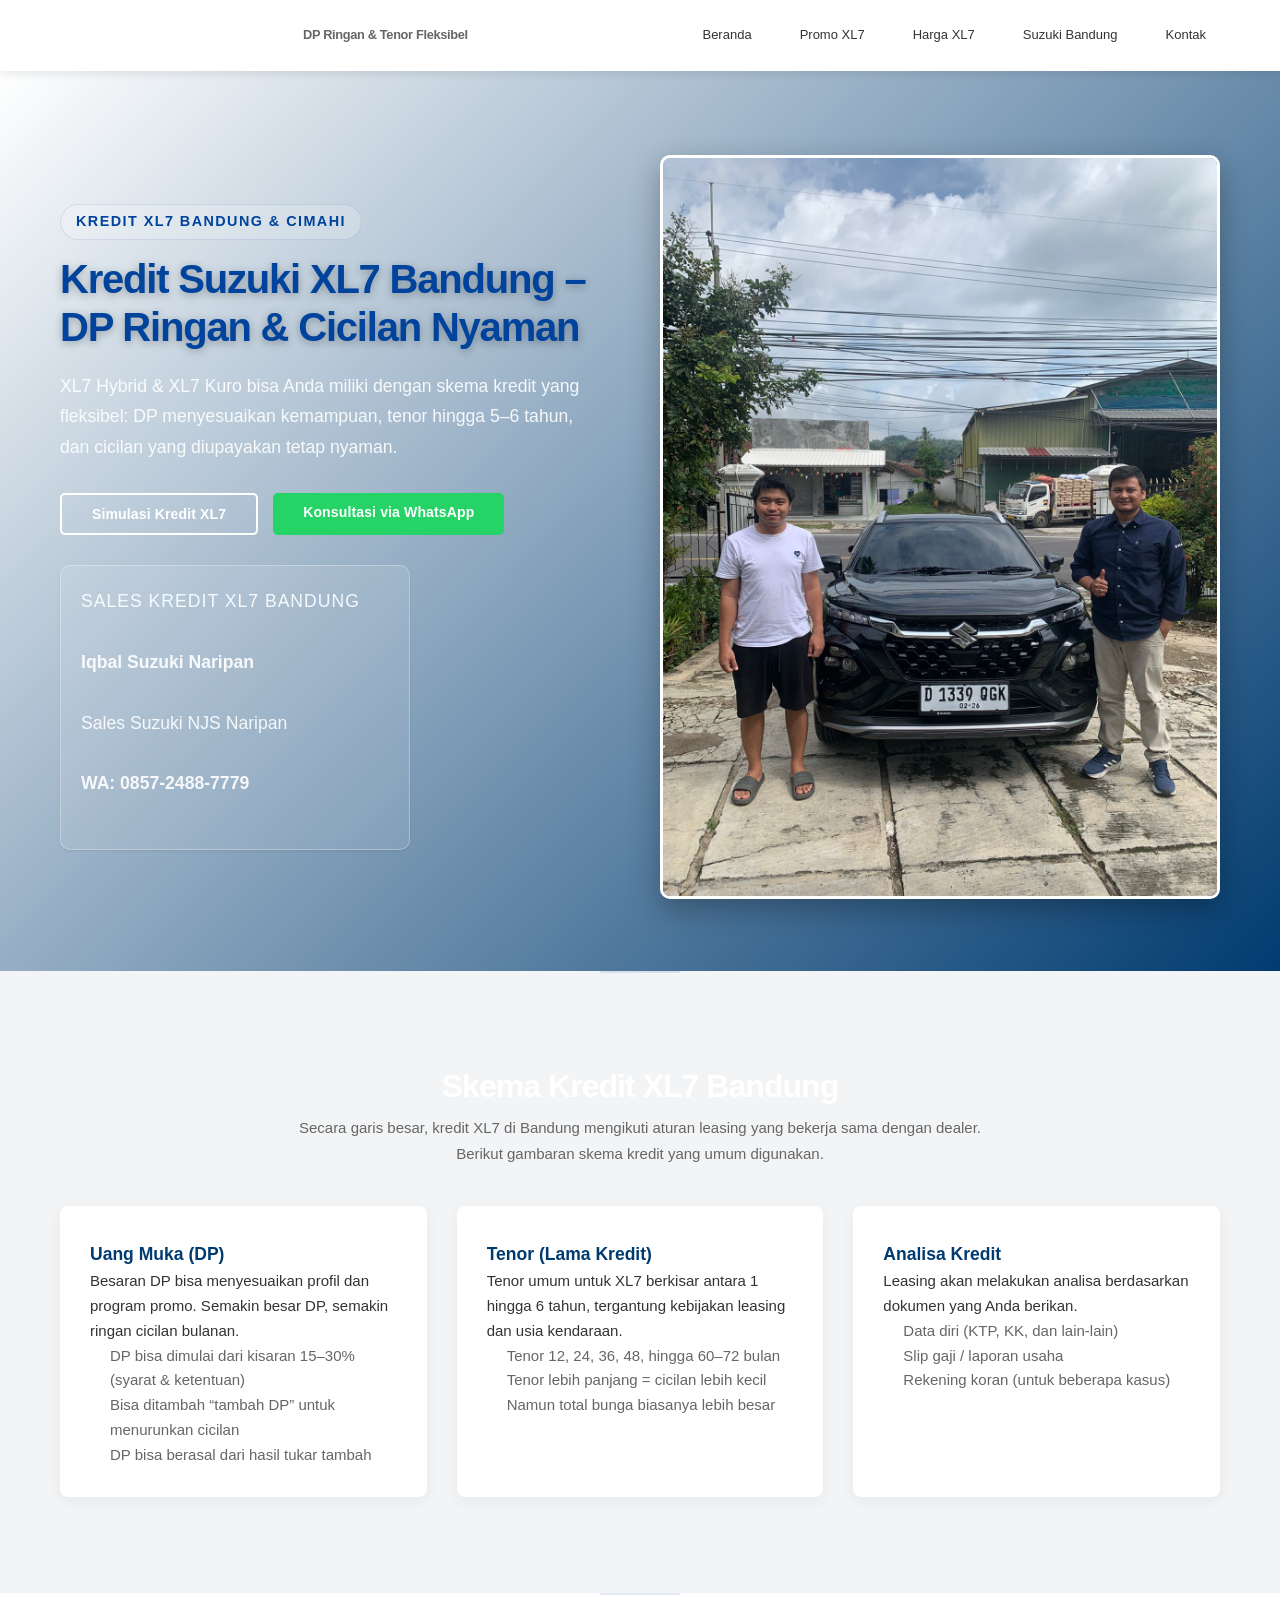
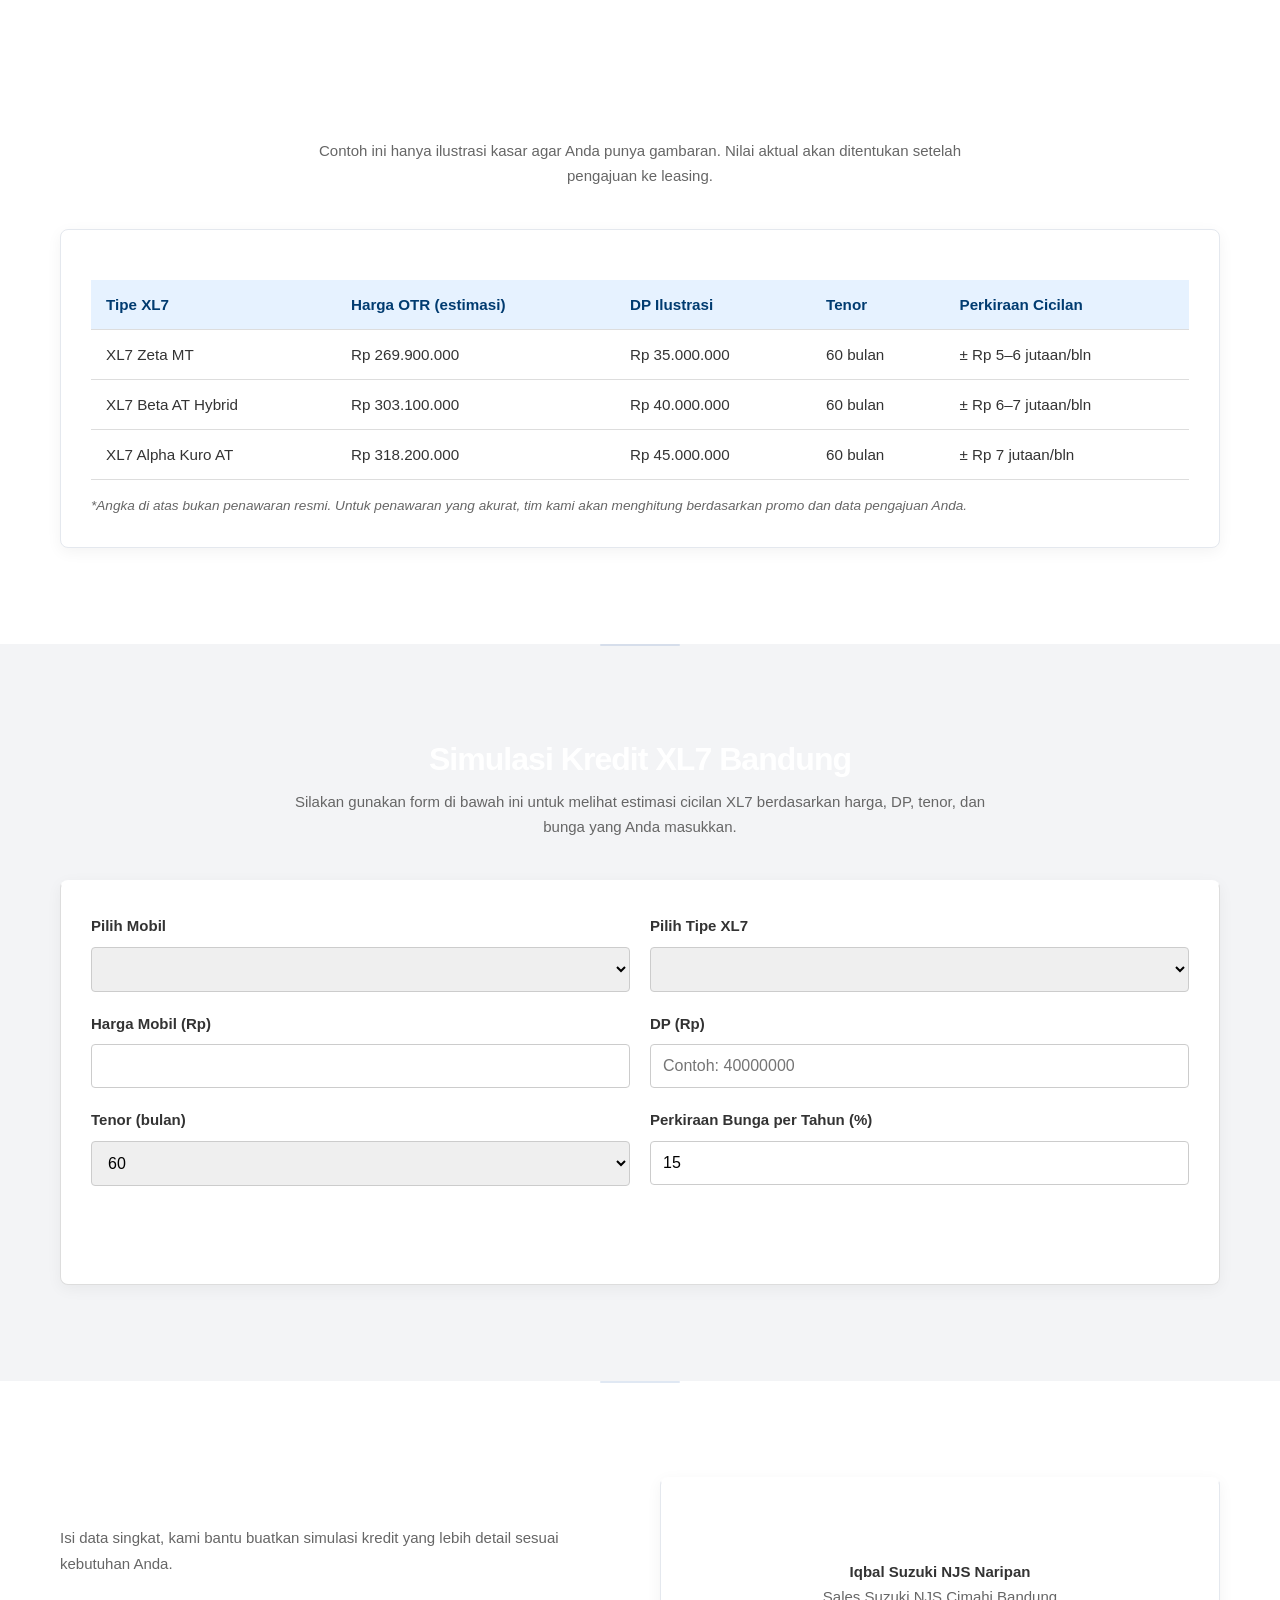
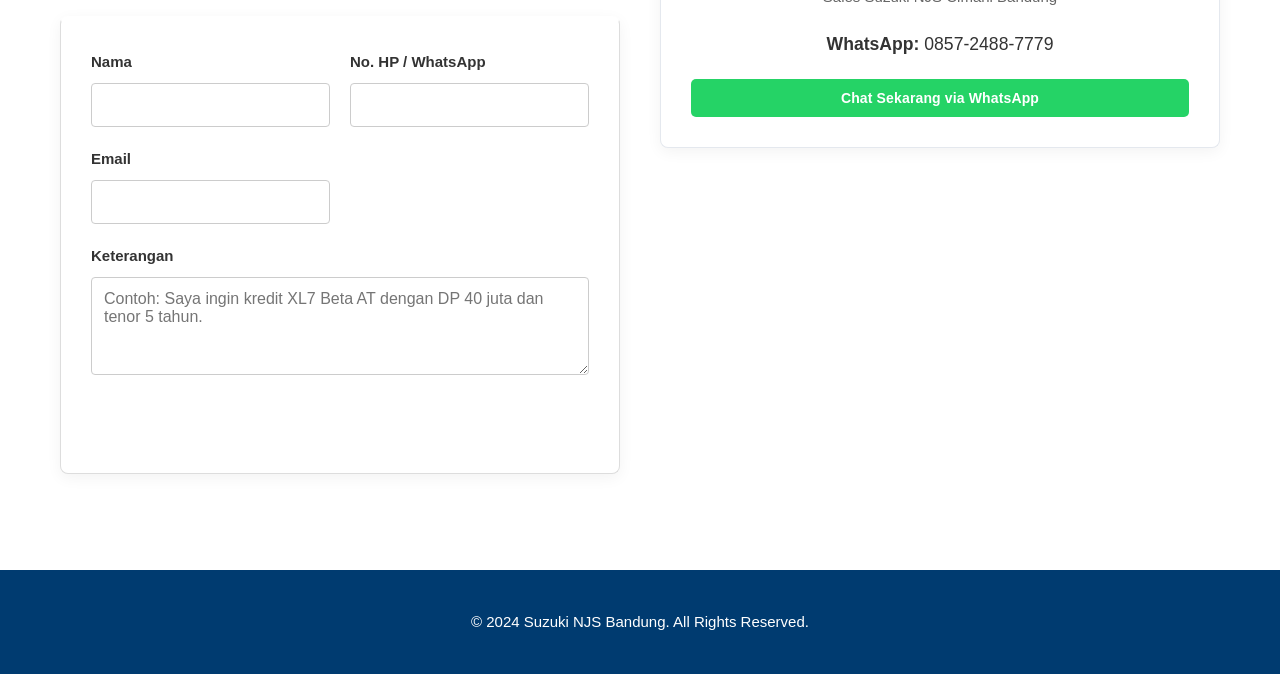
<file: article1.html>
<!DOCTYPE html>
<html lang="id">
<head>
  <meta charset="UTF-8" />
  <meta name="viewport" content="width=device-width, initial-scale=1.0" />

  <title>Kredit Suzuki XL7 Bandung | Simulasi DP Ringan & Cicilan</title>

  <meta name="description" content="Kredit Suzuki XL7 Bandung – simulasi cicilan XL7 Hybrid & XL7 Kuro dengan DP ringan dan tenor fleksibel. Cocok untuk keluarga di Bandung & Cimahi. Hubungi Wildan 0897-8426-860.">
  <meta name="keywords" content="Kredit XL7 Bandung, Kredit Suzuki XL7 Bandung, Cicilan XL7 Bandung, DP XL7 Bandung">
  <link rel="canonical" href="https://suzukinjsbandung.id/kredit-xl7-bandung.html" />

  <script type="application/ld+json">
  {
    "@context": "https://schema.org",
    "@type": "WebPage",
    "name": "Kredit Suzuki XL7 Bandung",
    "url": "https://suzukinjsbandung.id/kredit-xl7-bandung.html",
    "inLanguage": "id-ID",
    "description": "Informasi kredit, simulasi cicilan, dan DP XL7 untuk area Bandung & Cimahi."
  }
  </script>

  <!-- Link ke Style.css Utama Anda -->
  <link rel="stylesheet" href="style.css" />

  <!-- STYLE KHUSUS UNTUK HALAMAN INI (Supaya layout landing page terlihat bagus) -->
  <style>
    /* --- Variabel Warna Suzuki --- */
    :root {
      --suzuki-blue: #ffffff;
      --suzuki-dark: #003B70;
      --suzuki-light: #E6F2FF;
      --text-dark: #333333;
      --text-gray: #666666;
      --white: #ffffff;
    }

    /* --- Reset & Layout --- */
    body { font-family: 'Segoe UI', Tahoma, Geneva, Verdana, sans-serif; color: var(--text-dark); background-color: #f9fafb; margin: 0; }
    .container { max-width: 1200px; margin: 0 auto; padding: 0 20px; }
    
    section { padding: 60px 0; }
    .section { background-color: var(--white); }
    .section-light { background-color: #f3f4f6; }

    /* --- Navbar --- */
    header.navbar { background-color: var(--white); box-shadow: 0 2px 10px rgba(0,0,0,0.1); position: sticky; top: 0; z-index: 999; }
    .navbox { display: flex; justify-content: space-between; align-items: center; height: 70px; }
    .nav-logo-main { color: var(--suzuki-blue); font-weight: bold; font-size: 1.2rem; display: block; }
    .nav-logo-sub { color: var(--text-gray); font-size: 0.8rem; display: block; }
    .nav-menu { display: flex; gap: 20px; }
    .nav-menu a { text-decoration: none; color: var(--text-dark); font-weight: 500; transition: 0.3s; }
    .nav-menu a:hover { color: var(--suzuki-blue); }
    .nav-toggle { display: none; background: none; border: none; font-size: 1.5rem; cursor: pointer; color: var(--suzuki-blue); }

    /* --- Hero Section --- */
    .hero { background: linear-gradient(135deg, var(--suzuki-blue) 0%, var(--suzuki-dark) 100%); color: var(--white); }
    .hero-content { display: flex; flex-wrap: wrap; align-items: center; justify-content: space-between; gap: 40px; }
    .hero-left { flex: 1; min-width: 300px; }
    .hero-right { flex: 1; min-width: 300px; text-align: center; }
    
    .hero-badge { display: inline-block; background: rgba(255,255,255,0.2); padding: 5px 15px; border-radius: 20px; font-size: 0.9rem; margin-bottom: 15px; }
    .hero h1 { font-size: 2.5rem; line-height: 1.2; margin-bottom: 20px; }
    .hero p { font-size: 1.1rem; opacity: 0.9; margin-bottom: 30px; }
    
    .hero-buttons { display: flex; gap: 15px; margin-bottom: 30px; flex-wrap: wrap; }
    
    /* Buttons */
    .btn { display: inline-block; padding: 12px 30px; border-radius: 5px; text-decoration: none; font-weight: bold; transition: 0.3s; cursor: pointer; border: none; }
    .btn-primary { background-color: #25D366; color: white; } /* Warna WA */
    .btn-primary:hover { background-color: #1ebc57; }
    .btn-outline { background-color: transparent; border: 2px solid white; color: white; }
    .btn-outline:hover { background-color: white; color: var(--suzuki-blue); }
    
    /* Sales Card in Hero */
    .hero-sales-card { background: rgba(255,255,255,0.1); border: 1px solid rgba(255,255,255,0.3); padding: 20px; border-radius: 10px; backdrop-filter: blur(5px); max-width: 350px; }
    .sales-label { font-size: 0.8rem; text-transform: uppercase; letter-spacing: 1px; margin-bottom: 5px; opacity: 0.8; }
    .sales-name { font-size: 1.2rem; font-weight: bold; margin: 0; }
    .sales-role { font-size: 0.9rem; margin: 5px 0; }
    .sales-phone { font-size: 1rem; font-weight: bold; margin: 0; color: #FFD700; }
    
    .hero-right img { max-width: 100%; height: auto; border-radius: 10px; box-shadow: 0 10px 30px rgba(0,0,0,0.3); }

    /* --- Section Titles --- */
    .section-title { text-align: center; color: var(--suzuki-blue); font-size: 2rem; margin-bottom: 10px; }
    .section-subtitle { text-align: center; color: var(--text-gray); margin-bottom: 40px; max-width: 700px; margin-left: auto; margin-right: auto; }

    /* --- Article Grid (Penjelasan) --- */
    .article-grid { display: grid; grid-template-columns: repeat(auto-fit, minmax(300px, 1fr)); gap: 30px; }
    .article-card { background: white; padding: 30px; border-radius: 8px; box-shadow: 0 4px 15px rgba(0,0,0,0.05); border-top: 4px solid var(--suzuki-blue); }
    .article-card h3 { color: var(--suzuki-dark); margin-top: 0; }
    .article-card ul { padding-left: 20px; color: var(--text-gray); }

    /* --- Table Styling --- */
    .card { background: white; padding: 30px; border-radius: 8px; box-shadow: 0 4px 15px rgba(0,0,0,0.05); }
    table { width: 100%; border-collapse: collapse; margin-top: 20px; font-size: 0.95rem; }
    th, td { padding: 12px 15px; text-align: left; border-bottom: 1px solid #ddd; }
    th { background-color: var(--suzuki-light); color: var(--suzuki-dark); font-weight: bold; }
    tr:hover { background-color: #f9f9f9; }

    /* --- Simulation Form --- */
    .simulation-form { border: 1px solid #ddd; border-top: 4px solid var(--suzuki-blue); }
    .form-grid { display: grid; grid-template-columns: 1fr 1fr; gap: 20px; }
    .form-group { display: flex; flex-direction: column; }
    .form-group label { margin-bottom: 8px; font-weight: 600; color: var(--text-dark); }
    .form-group input, .form-group select, .form-group textarea { padding: 12px; border: 1px solid #ccc; border-radius: 4px; font-size: 1rem; }
    .form-group.full-width { grid-column: 1 / -1; }
    .form-actions { grid-column: 1 / -1; margin-top: 10px; }
    .simulation-result { margin-top: 30px; display: none; border: 1px solid #ddd; }
    .simulation-result.show { display: block; animation: fadeIn 0.5s; }

    /* --- Contact Grid --- */
    .contact-grid { display: grid; grid-template-columns: 1fr 1fr; gap: 40px; align-items: start; }
    .contact-card { border: 1px solid #ddd; border-top: 4px solid var(--suzuki-blue); }
    .btn-full { display: block; width: 100%; text-align: center; margin-top: 15px; }

    /* --- Mobile Responsive --- */
    @media (max-width: 768px) {
      .nav-menu { display: none; flex-direction: column; position: absolute; top: 70px; left: 0; width: 100%; background: white; padding: 20px; box-shadow: 0 5px 10px rgba(0,0,0,0.1); }
      .nav-menu.active { display: flex; }
      .nav-toggle { display: block; }
      .hero-content { text-align: center; flex-direction: column-reverse; }
      .hero-buttons { justify-content: center; }
      .hero-sales-card { margin: 0 auto; }
      .form-grid { grid-template-columns: 1fr; }
      .contact-grid { grid-template-columns: 1fr; }
      .hero h1 { font-size: 2rem; }
    }

    @keyframes fadeIn { from { opacity: 0; transform: translateY(10px); } to { opacity: 1; transform: translateY(0); } }
  </style>
</head>
<body>
  
  <!-- NAVBAR -->
  <header class="navbar">
    <div class="container navbox">
      <div class="nav-logo">
        <span class="nav-logo-main">Kredit Suzuki XL7 Bandung</span>
        <span class="nav-logo-sub">DP Ringan & Tenor Fleksibel</span>
      </div>
      <nav id="nav-menu" class="nav-menu">
        <a href="index.html#beranda">Beranda</a>
        <a href="promo-xl7-bandung.html">Promo XL7</a>
        <a href="harga-xl7-bandung.html">Harga XL7</a>
        <a href="suzuki-bandung.html">Suzuki Bandung</a>
        <a href="#kontak">Kontak</a>
      </nav>
      <button class="nav-toggle" id="nav-toggle" type="button">☰</button>
    </div>
  </header>

  <main>
    <!-- HERO SECTION -->
    <section class="hero">
      <div class="container hero-content">
        <div class="hero-left">
          <div class="hero-badge">Kredit XL7 Bandung & Cimahi</div>
          <h1>Kredit Suzuki XL7 Bandung – DP Ringan & Cicilan Nyaman</h1>
          <p>
            XL7 Hybrid & XL7 Kuro bisa Anda miliki dengan skema kredit yang fleksibel:
            DP menyesuaikan kemampuan, tenor hingga 5–6 tahun, dan cicilan yang diupayakan tetap nyaman.
          </p>

          <div class="hero-buttons">
            <a href="#simulasi-kredit-xl7" class="btn btn-outline">Simulasi Kredit XL7</a>
            <a href="https://wa.me/6285724887779?text=Halo%20kak%20Iqbal,%20saya%20ingin%20kredit%20XL7%20di%20Bandung." 
               target="_blank" class="btn btn-primary">
              Konsultasi via WhatsApp
            </a>
          </div>

          <div class="hero-sales-card">
            <p class="sales-label">Sales Kredit XL7 Bandung</p>
            <p class="sales-name">Iqbal Suzuki Naripan</p>
            <p class="sales-role">Sales Suzuki NJS Naripan</p>
            <p class="sales-phone">WA: 0857-2488-7779</p>
          </div>
        </div>

        <div class="hero-right">
          <img src="serah-terima13.jpeg" 
               alt="Kredit Suzuki XL7 Bandung"
               class="sales-photo" />
        </div>
      </div>
    </section>

    <!-- PENJELASAN KREDIT -->
    <section class="section section-light">
      <div class="container">
        <h2 class="section-title">Skema Kredit XL7 Bandung</h2>
        <p class="section-subtitle">
          Secara garis besar, kredit XL7 di Bandung mengikuti aturan leasing yang bekerja sama dengan dealer.
          Berikut gambaran skema kredit yang umum digunakan.
        </p>

        <div class="article-grid">
          <div class="article-card">
            <h3>Uang Muka (DP)</h3>
            <p>
              Besaran DP bisa menyesuaikan profil dan program promo. Semakin besar DP, semakin ringan cicilan bulanan.
            </p>
            <ul>
              <li>DP bisa dimulai dari kisaran 15–30% (syarat & ketentuan)</li>
              <li>Bisa ditambah “tambah DP” untuk menurunkan cicilan</li>
              <li>DP bisa berasal dari hasil tukar tambah</li>
            </ul>
          </div>

          <div class="article-card">
            <h3>Tenor (Lama Kredit)</h3>
            <p>
              Tenor umum untuk XL7 berkisar antara 1 hingga 6 tahun, tergantung kebijakan leasing dan usia kendaraan.
            </p>
            <ul>
              <li>Tenor 12, 24, 36, 48, hingga 60–72 bulan</li>
              <li>Tenor lebih panjang = cicilan lebih kecil</li>
              <li>Namun total bunga biasanya lebih besar</li>
            </ul>
          </div>

          <div class="article-card">
            <h3>Analisa Kredit</h3>
            <p>
              Leasing akan melakukan analisa berdasarkan dokumen yang Anda berikan.
            </p>
            <ul>
              <li>Data diri (KTP, KK, dan lain-lain)</li>
              <li>Slip gaji / laporan usaha</li>
              <li>Rekening koran (untuk beberapa kasus)</li>
            </ul>
          </div>
        </div>
      </div>
    </section>

    <!-- CONTOH ILUSTRASI KREDIT -->
    <section class="section">
      <div class="container">
        <h2 class="section-title">Contoh Ilustrasi Kredit XL7</h2>
        <p class="section-subtitle">
          Contoh ini hanya ilustrasi kasar agar Anda punya gambaran. Nilai aktual akan ditentukan setelah pengajuan ke leasing.
        </p>

        <div class="card">
          <div style="overflow-x: auto;">
            <table>
              <thead>
                <tr>
                  <th>Tipe XL7</th>
                  <th>Harga OTR (estimasi)</th>
                  <th>DP Ilustrasi</th>
                  <th>Tenor</th>
                  <th>Perkiraan Cicilan</th>
                </tr>
              </thead>
              <tbody>
                <tr>
                  <td>XL7 Zeta MT</td>
                  <td>Rp 269.900.000</td>
                  <td>Rp 35.000.000</td>
                  <td>60 bulan</td>
                  <td>± Rp 5–6 jutaan/bln</td>
                </tr>
                <tr>
                  <td>XL7 Beta AT Hybrid</td>
                  <td>Rp 303.100.000</td>
                  <td>Rp 40.000.000</td>
                  <td>60 bulan</td>
                  <td>± Rp 6–7 jutaan/bln</td>
                </tr>
                <tr>
                  <td>XL7 Alpha Kuro AT</td>
                  <td>Rp 318.200.000</td>
                  <td>Rp 45.000.000</td>
                  <td>60 bulan</td>
                  <td>± Rp 7 jutaan/bln</td>
                </tr>
              </tbody>
            </table>
          </div>

          <p style="font-size: 0.85rem; color: #666; margin-top: 15px; font-style: italic;">
            *Angka di atas bukan penawaran resmi. Untuk penawaran yang akurat, tim kami akan menghitung berdasarkan promo dan data pengajuan Anda.
          </p>
        </div>
      </div>
    </section>

    <!-- FORM SIMULASI KREDIT -->
    <section id="simulasi-kredit-xl7" class="section section-light">
      <div class="container">
        <h2 class="section-title">Simulasi Kredit XL7 Bandung</h2>
        <p class="section-subtitle">
          Silakan gunakan form di bawah ini untuk melihat estimasi cicilan XL7 berdasarkan harga, DP, tenor, dan bunga yang Anda masukkan.
        </p>

        <form id="global-simulation-form" class="card simulation-form form-grid">
          <div class="form-group">
            <label for="global-product-select">Pilih Mobil</label>
            <select id="global-product-select"></select>
          </div>
          <div class="form-group">
            <label for="global-variant-select">Pilih Tipe XL7</label>
            <select id="global-variant-select"></select>
          </div>
          <div class="form-group">
            <label for="global-price-input">Harga Mobil (Rp)</label>
            <input type="text" id="global-price-input" class="rupiah-input" readonly />
          </div>
          <div class="form-group">
            <label for="global-dp-input">DP (Rp)</label>
            <input type="text" id="global-dp-input" class="rupiah-input" placeholder="Contoh: 40000000" />
          </div>
          <div class="form-group">
            <label for="global-tenor-input">Tenor (bulan)</label>
            <select id="global-tenor-input">
              <option value="12">12</option>
              <option value="24">24</option>
              <option value="36">36</option>
              <option value="48">48</option>
              <option value="60" selected>60</option>
            </select>
          </div>
          <div class="form-group">
            <label for="global-interest-input">Perkiraan Bunga per Tahun (%)</label>
            <input type="number" id="global-interest-input" value="15" step="0.1" />
          </div>
          <div class="form-actions">
            <button type="submit" class="btn btn-primary" style="background-color: var(--suzuki-blue); width: 100%;">Hitung Cicilan XL7</button>
          </div>
        </form>

        <div id="global-simulation-result" class="card simulation-result"></div>
      </div>
    </section>

    <!-- KONTAK -->
    <section id="kontak" class="section">
      <div class="container contact-grid">
        <div>
          <h2 class="section-title" style="text-align: left;">Minta Dibantu Hitungkan Kredit XL7?</h2>
          <p class="section-subtitle" style="text-align: left; margin-left: 0;">
            Isi data singkat, kami bantu buatkan simulasi kredit yang lebih detail sesuai kebutuhan Anda.
          </p>
          <form id="contact-form" class="card form-grid contact-card">
            <div class="form-group">
              <label for="contact-name">Nama</label>
              <input type="text" id="contact-name" required />
            </div>
            <div class="form-group">
              <label for="contact-phone">No. HP / WhatsApp</label>
              <input type="text" id="contact-phone" required />
            </div>
            <div class="form-group">
              <label for="contact-email">Email</label>
              <input type="email" id="contact-email" />
            </div>
            <div class="form-group full-width">
              <label for="contact-message">Keterangan</label>
              <textarea id="contact-message" rows="4" placeholder="Contoh: Saya ingin kredit XL7 Beta AT dengan DP 40 juta dan tenor 5 tahun."></textarea>
            </div>
            <div class="form-actions full-width">
              <button type="submit" class="btn btn-primary" style="background-color: var(--suzuki-blue);">Kirim Permintaan Simulasi</button>
            </div>
          </form>
        </div>
        <div class="card" style="padding: 30px; border-top: 4px solid var(--suzuki-blue); text-align: center;">
          <h3 style="margin-top: 0; color: var(--suzuki-blue);">Kontak Sales Kredit XL7 Bandung</h3>
          <div style="margin: 20px 0;">
            <p><strong>Iqbal Suzuki NJS Naripan</strong></p>
            <p style="color: #666;">Sales Suzuki NJS Cimahi Bandung</p>
          </div>
          <p style="font-size: 1.1rem; margin-bottom: 20px;"><strong>WhatsApp:</strong> 0857-2488-7779</p>
          <a href="https://wa.me/6285724887779"
             target="_blank"
             class="btn btn-primary btn-full">
            Chat Sekarang via WhatsApp
          </a>
        </div>
      </div>
    </section>
  </main>

  <!-- FOOTER SEDERHANA -->
  <footer style="background-color: var(--suzuki-dark); color: white; padding: 40px 0; text-align: center;">
    <div class="container">
      <p>&copy; 2024 Suzuki NJS Bandung. All Rights Reserved.</p>
    </div>
  </footer>

  <!-- PANGGIL SCRIPT UTAMA -->
  <script src="script.js"></script>

  <!-- PRESELECT XL7 -->
  <script>
    document.addEventListener("DOMContentLoaded", function () {
      const productSelect = document.getElementById("global-product-select");
      if (!productSelect) return;
      
      // Tunggu sebentar memastikan dropdown terisi oleh script.js
      setTimeout(function () {
        const target = "xl7";
        const opt = Array.from(productSelect.options).find(o => o.value === target);
        if (opt) {
          productSelect.value = target;
          productSelect.dispatchEvent(new Event("change"));
        }
      }, 500);

      // Mobile Menu Toggle
      const navToggle = document.getElementById('nav-toggle');
      const navMenu = document.getElementById('nav-menu');
      if(navToggle && navMenu) {
        navToggle.addEventListener('click', () => {
          navMenu.classList.toggle('active');
        });
      }
    });
  </script>
</body>
</html>
</file>
<file: style.css>
/* ============================================
   SUZUKI NJS CIMAHI – WHITE LUXURY THEME
   Clean · Minimal · Premium Automotive
   ============================================ */

/* ---------- CUSTOM PROPERTIES ---------- */
:root {
  --blue: #00439C;
  --blue-light: #0062D1;
  --blue-dark: #003374;
  --blue-soft: rgba(0, 67, 156, 0.06);
  --blue-border: rgba(0, 67, 156, 0.12);
  --red: #E30613;
  --red-dark: #B8040F;
  --white: #ffffff;
  --bg: #ffffff;
  --bg-alt: #f6f8fb;
  --bg-subtle: #f0f3f7;
  --surface: #ffffff;
  --border: #e4e8ee;
  --border-light: #eef1f5;
  --text: #1a1d23;
  --text-secondary: #5a6170;
  --text-muted: #8a909d;
  --radius-sm: 8px;
  --radius: 12px;
  --radius-lg: 16px;
  --radius-xl: 24px;
  --shadow-xs: 0 1px 2px rgba(0, 0, 0, 0.04);
  --shadow-sm: 0 1px 3px rgba(0, 0, 0, 0.06), 0 1px 2px rgba(0, 0, 0, 0.04);
  --shadow: 0 2px 8px rgba(0, 0, 0, 0.06), 0 1px 3px rgba(0, 0, 0, 0.04);
  --shadow-md: 0 4px 16px rgba(0, 0, 0, 0.07), 0 2px 6px rgba(0, 0, 0, 0.04);
  --shadow-lg: 0 8px 30px rgba(0, 0, 0, 0.08), 0 4px 12px rgba(0, 0, 0, 0.04);
  --shadow-xl: 0 16px 48px rgba(0, 0, 0, 0.1), 0 6px 18px rgba(0, 0, 0, 0.05);
  --transition: 0.3s cubic-bezier(0.4, 0, 0.2, 1);
  --transition-slow: 0.5s cubic-bezier(0.4, 0, 0.2, 1);
  --font: 'Inter', -apple-system, BlinkMacSystemFont, 'Segoe UI', sans-serif;
}

/* ---------- RESET & BASE ---------- */
*, *::before, *::after { box-sizing: border-box; margin: 0; padding: 0; }

html {
  scroll-behavior: smooth;
  -webkit-font-smoothing: antialiased;
  -moz-osx-font-smoothing: grayscale;
}

body {
  font-family: var(--font);
  background: var(--bg);
  color: var(--text);
  line-height: 1.65;
  overflow-x: hidden;
  font-size: 15px;
}

img { max-width: 100%; height: auto; display: block; }
a { color: inherit; text-decoration: none; }
button { cursor: pointer; font-family: inherit; border: none; background: none; color: inherit; }
input, select, textarea { font-family: inherit; font-size: inherit; }
ul { list-style: none; }
.hidden { display: none !important; }

::selection {
  background: var(--blue);
  color: #fff;
}

/* ---------- SCROLLBAR ---------- */
::-webkit-scrollbar { width: 6px; }
::-webkit-scrollbar-track { background: var(--bg-alt); }
::-webkit-scrollbar-thumb { background: #c5cad4; border-radius: 3px; }
::-webkit-scrollbar-thumb:hover { background: #a0a7b4; }

/* ---------- CONTAINER ---------- */
.container {
  width: 100%;
  max-width: 1200px;
  margin: 0 auto;
  padding: 0 24px;
}

/* ---------- GLASS (light adaptation) ---------- */
.glass {
  background: rgba(255, 255, 255, 0.7);
  backdrop-filter: blur(16px);
  -webkit-backdrop-filter: blur(16px);
  border: 1px solid var(--border-light);
  border-radius: var(--radius-lg);
}

/* ---------- CARD ---------- */
.card {
  background: var(--surface);
  border: 1px solid var(--border);
  border-radius: var(--radius-lg);
  padding: 32px;
  transition: box-shadow var(--transition), border-color var(--transition);
}
.card:hover {
  box-shadow: var(--shadow-md);
  border-color: var(--blue-border);
}

/* ---------- BUTTONS ---------- */
.btn {
  display: inline-flex;
  align-items: center;
  justify-content: center;
  gap: 8px;
  padding: 13px 30px;
  font-size: 14px;
  font-weight: 600;
  border-radius: 60px;
  transition: all var(--transition);
  white-space: nowrap;
  position: relative;
  overflow: hidden;
  letter-spacing: 0.01em;
  line-height: 1;
}

.btn-primary {
  background: var(--blue);
  color: #fff;
  border: 1.5px solid var(--blue);
}

.btn-primary:hover {
  background: var(--blue-dark);
  border-color: var(--blue-dark);
  transform: translateY(-1px);
  box-shadow: 0 4px 16px rgba(0, 67, 156, 0.25);
}

.btn-glow {
  box-shadow: 0 2px 12px rgba(0, 67, 156, 0.15);
}
.btn-glow:hover {
  box-shadow: 0 6px 24px rgba(0, 67, 156, 0.3);
}

.btn-outline {
  background: var(--white);
  color: var(--blue);
  border: 1.5px solid var(--blue);
}
.btn-outline:hover {
  background: var(--blue-soft);
  border-color: var(--blue-dark);
  transform: translateY(-1px);
  box-shadow: var(--shadow-sm);
}

.btn-full { width: 100%; }

/* Ripple */
.btn .ripple {
  position: absolute;
  border-radius: 50%;
  background: rgba(0, 0, 0, 0.08);
  transform: scale(0);
  animation: rippleAnim 0.6s ease-out forwards;
  pointer-events: none;
}
.btn-primary .ripple { background: rgba(255, 255, 255, 0.25); }
@keyframes rippleAnim {
  to { transform: scale(4); opacity: 0; }
}

/* ---------- NAVBAR ---------- */
.navbar {
  position: fixed;
  top: 0;
  left: 0;
  right: 0;
  z-index: 1000;
  transition: all var(--transition);
  border-bottom: 1px solid transparent;
}

.navbar.scrolled {
  background: rgba(255, 255, 255, 0.88);
  backdrop-filter: blur(20px);
  -webkit-backdrop-filter: blur(20px);
  border-bottom-color: var(--border-light);
  box-shadow: var(--shadow-xs);
}

.navbox {
  display: flex;
  align-items: center;
  justify-content: space-between;
  height: 72px;
}

.nav-logo {
  font-size: 17px;
  font-weight: 700;
  letter-spacing: -0.02em;
  display: flex;
  align-items: center;
  gap: 0;
  color: var(--text);
  z-index: 1001;
}

.logo-s {
  display: inline-flex;
  align-items: center;
  justify-content: center;
  width: 30px;
  height: 30px;
  background: var(--red);
  color: #fff;
  border-radius: 6px;
  font-size: 15px;
  font-weight: 800;
  margin-right: 8px;
}

.logo-njs {
  color: var(--blue);
  margin-left: 2px;
}

/* ---------- LOGO IMAGE ---------- */
.logo-img {
  height: 38px;
  width: auto;
  object-fit: contain;
  transition: all var(--transition);
}

.navbar.scrolled .logo-img {
  height: 34px;
}

/* ---------- FOOTER LOGO ---------- */
.footer-logo-wrap {
  display: inline-block;
}

.footer-logo-img {
  height: 32px;
  width: auto;
  object-fit: contain;
  filter: brightness(0) invert(1);
  opacity: 0.85;
}
.nav-menu {
  display: flex;
  align-items: center;
  gap: 2px;
}

.nav-menu a {
  padding: 8px 14px;
  font-size: 13px;
  font-weight: 500;
  color: var(--text-secondary);
  border-radius: var(--radius-sm);
  transition: all var(--transition);
}

.nav-menu a:hover {
  color: var(--text);
  background: var(--bg-alt);
}

.nav-menu a.active {
  color: var(--blue);
  background: var(--blue-soft);
  font-weight: 600;
}

/* Hamburger */
.nav-toggle {
  display: none;
  flex-direction: column;
  gap: 5px;
  padding: 8px;
  z-index: 1001;
}
.nav-toggle-bar {
  display: block;
  width: 20px;
  height: 2px;
  background: var(--text);
  border-radius: 2px;
  transition: all var(--transition);
}
.nav-toggle.active .nav-toggle-bar:nth-child(1) { transform: rotate(45deg) translate(5px, 5px); }
.nav-toggle.active .nav-toggle-bar:nth-child(2) { opacity: 0; }
.nav-toggle.active .nav-toggle-bar:nth-child(3) { transform: rotate(-45deg) translate(5px, -5px); }

.nav-overlay {
  position: fixed;
  inset: 0;
  background: rgba(0, 0, 0, 0.2);
  z-index: 999;
  opacity: 0;
  pointer-events: none;
  transition: opacity var(--transition);
}
.nav-overlay.active {
  opacity: 1;
  pointer-events: all;
}

/* ---------- HERO ---------- */
.hero {
  position: relative;
  min-height: 100vh;
  display: flex;
  align-items: center;
  padding-top: 72px;
  overflow: hidden;
  background: var(--bg);
}

.hero-video-wrap {
  position: absolute;
  inset: 0;
  z-index: 0;
}

.hero-video {
  width: 100%;
  height: 100%;
  object-fit: cover;
}

.hero-video-overlay {
  position: absolute;
  inset: 0;
  background: linear-gradient(
    135deg,
    rgba(0, 0, 0, 0.4) 0%,
    rgba(0, 0, 0, 0.25) 40%,
    rgba(0, 0, 0, 0.15) 100%
  );
}

.hero-particles {
  position: absolute;
  inset: 0;
  z-index: 1;
  overflow: hidden;
  pointer-events: none;
}
.hero-particles::before,
.hero-particles::after {
  content: '';
  position: absolute;
  border-radius: 50%;
  filter: blur(100px);
  opacity: 0.25;
}
.hero-particles::before {
  width: 500px;
  height: 500px;
  background: rgba(0, 67, 156, 0.12);
  top: -120px;
  right: -80px;
  animation: floatOrb 14s ease-in-out infinite;
}
.hero-particles::after {
  width: 350px;
  height: 350px;
  background: rgba(227, 6, 19, 0.06);
  bottom: -60px;
  left: 8%;
  animation: floatOrb 18s ease-in-out infinite reverse;
}
@keyframes floatOrb {
  0%, 100% { transform: translate(0, 0); }
  50% { transform: translate(30px, -30px); }
}

.hero-content {
  position: relative;
  z-index: 2;
  display: grid;
  grid-template-columns: 1fr 1fr;
  gap: 60px;
  align-items: center;
  padding: 80px 0;
}

.hero-badge {
  display: inline-block;
  padding: 5px 14px;
  font-size: 11px;
  font-weight: 700;
  letter-spacing: 0.1em;
  text-transform: uppercase;
  color: var(--blue);
  background: var(--blue-soft);
  border: 1px solid var(--blue-border);
  border-radius: 60px;
  margin-bottom: 20px;
}

.hero-left h1 {
  font-size: clamp(28px, 3.8vw, 46px);
  font-weight: 800;
  line-height: 1.15;
  letter-spacing: -0.03em;
  color: #00439c;
  text-shadow: 0 2px 8px rgba(0,0,0,0.3);
  margin-bottom: 20px;
}

.hero-left p {
  font-size: 16px;
  color:  #fff;
  line-height: 1.75;
  max-width: 520px;
  margin-bottom: 32px;
}

.hero-buttons {
  display: flex;
  gap: 14px;
  flex-wrap: wrap;
  margin-bottom: 40px;
}

.hero-sales-card {
  padding: 18px 22px;
  background:#4d4d4d;
  border: 1px solid var(--border);
  border-radius: var(--radius);
  max-width: fit-content;
  box-shadow: var(--shadow-sm);
}

.sales-name {
  font-size: 15px;
  font-weight: 700;
  color: var(--text);
  margin-bottom: 2px;
}

.sales-role {
  font-size: 13px;
  color: var(--text-muted);
}

/* Hero Right – Photo */
.hero-right {
  display: flex;
  justify-content: center;
}

.sales-photo-wrap {
  position: relative;
  width: 320px;
  height: 380px;
}

.sales-photo {
  width: 100%;
  height: 100%;
  object-fit: cover;
  border-radius: var(--radius-lg);
  position: relative;
  z-index: 2;
  border: 3px solid var(--white);
  box-shadow: var(--shadow-lg);
}

.sales-photo-ring {
  position: absolute;
  inset: -14px;
  border-radius: calc(var(--radius-lg) + 14px);
  border: 1.5px solid var(--blue-border);
  z-index: 1;
  animation: ringPulse 4s ease-in-out infinite;
}
@keyframes ringPulse {
  0%, 100% { opacity: 0.5; transform: scale(1); }
  50% { opacity: 0.9; transform: scale(1.01); }
}

/* Scroll Indicator */
.hero-scroll-indicator {
  position: absolute;
  bottom: 30px;
  left: 50%;
  transform: translateX(-50%);
  display: flex;
  flex-direction: column;
  align-items: center;
  gap: 8px;
  z-index: 2;
}
.hero-scroll-indicator span {
  font-size: 10px;
  letter-spacing: 0.15em;
  text-transform: uppercase;
  color: var(--text-muted);
  font-weight: 500;
}
.scroll-line {
  width: 1px;
  height: 36px;
  background: linear-gradient(to bottom, var(--text-muted), transparent);
  animation: scrollLine 2s ease-in-out infinite;
}
@keyframes scrollLine {
  0% { opacity: 1; transform: scaleY(1); }
  50% { opacity: 0.2; transform: scaleY(0.4); transform-origin: top; }
  100% { opacity: 1; transform: scaleY(1); }
}

/* ---------- HERO ANIMATIONS ---------- */
.animate-fade-up {
  opacity: 0;
  transform: translateY(28px);
  animation: fadeUp 0.8s cubic-bezier(0.4, 0, 0.2, 1) forwards;
  animation-delay: var(--delay, 0s);
}
@keyframes fadeUp {
  to { opacity: 1; transform: translateY(0); }
}

/* ---------- SECTIONS ---------- */
.section {
  padding: 96px 0;
  position: relative;
}

.section-alt {
  background: var(--bg-alt);
}

.section::before {
  content: '';
  position: absolute;
  top: 0;
  left: 50%;
  transform: translateX(-50%);
  width: 80px;
  height: 2px;
  background: var(--blue-border);
  border-radius: 1px;
}

.section-title {
  font-size: clamp(24px, 3.2vw, 36px);
  font-weight: 800;
  letter-spacing: -0.03em;
  margin-bottom: 12px;
  line-height: 1.2;
  color: var(--text);
}

.title-accent {
  color: var(--blue);
  -webkit-text-fill-color: var(--blue);
  background: none;
}

.section-subtitle {
  font-size: 15px;
  color: var(--text-secondary);
  max-width: 580px;
  margin-bottom: 40px;
  line-height: 1.7;
}

/* ---------- TWO COLUMN ---------- */
.two-column {
  display: grid;
  grid-template-columns: 1fr 1fr;
  gap: 40px;
  align-items: start;
}

/* ---------- CATEGORY BUTTONS ---------- */
.category-buttons {
  display: flex;
  gap: 10px;
  flex-wrap: wrap;
}

.btn-chip {
  display: inline-flex;
  align-items: center;
  gap: 8px;
  padding: 10px 22px;
  font-size: 13px;
  font-weight: 600;
  color: var(--text-secondary);
  background: var(--white);
  border: 1px solid var(--border);
  border-radius: 60px;
  transition: all var(--transition);
}

.btn-chip:hover {
  color: var(--blue);
  border-color: var(--blue-border);
  background: var(--blue-soft);
}

.btn-chip.active {
  color: #fff;
  background: var(--blue);
  border-color: var(--blue);
  box-shadow: 0 2px 10px rgba(0, 67, 156, 0.2);
}

/* ---------- PRODUCT GRID ---------- */
.product-grid {
  display: grid;
  grid-template-columns: repeat(auto-fill, minmax(290px, 1fr));
  gap: 24px;
}

.product-card {
  background: var(--white);
  border: 1px solid var(--border);
  border-radius: var(--radius-lg);
  overflow: hidden;
  transition: all var(--transition);
  cursor: pointer;
  position: relative;
  box-shadow: var(--shadow-xs);
}

.product-card:hover {
  transform: translateY(-6px);
  border-color: var(--blue-border);
  box-shadow: var(--shadow-lg);
}

.product-card-image-wrap {
  position: relative;
  overflow: hidden;
  height: 200px;
  background: var(--bg-alt);
}

.product-card-image {
  width: 85%;
  height: 100%;
  object-fit: cover;
  transition: transform 0.5s cubic-bezier(0.4, 0, 0.2, 1);
}

.product-card:hover .product-card-image {
  transform: scale(1.06);
}

.product-card-category-badge {
  position: absolute;
  top: 12px;
  left: 12px;
  padding: 4px 12px;
  font-size: 10px;
  font-weight: 700;
  letter-spacing: 0.06em;
  text-transform: uppercase;
  color: var(--blue);
  background: var(--white);
  border-radius: 60px;
  box-shadow: var(--shadow-sm);
}

.product-card-body {
  padding: 20px;
}

.product-card-name {
  font-size: 17px;
  font-weight: 700;
  margin-bottom: 4px;
  letter-spacing: -0.01em;
  color: var(--text);
}

.product-card-tagline {
  font-size: 13px;
  color: var(--text-muted);
  margin-bottom: 14px;
}

.product-card-price {
  font-size: 16px;
  font-weight: 700;
  color: var(--blue);
}

.product-card-price small {
  font-size: 12px;
  font-weight: 400;
  color: var(--text-muted);
}

.product-card-cta {
  display: flex;
  align-items: center;
  gap: 6px;
  margin-top: 14px;
  font-size: 13px;
  font-weight: 600;
  color: var(--blue);
  transition: all var(--transition);
}

.product-card:hover .product-card-cta {
  gap: 10px;
  color: var(--blue-dark);
}

/* ---------- LANDING CARDS ---------- */
.landing-links-grid {
  display: grid;
  grid-template-columns: repeat(auto-fill, minmax(300px, 1fr));
  gap: 18px;
}

.landing-card {
  display: flex;
  flex-direction: column;
  padding: 22px;
  background: var(--white);
  border: 1px solid var(--border);
  border-radius: var(--radius-lg);
  transition: all var(--transition);
  position: relative;
  overflow: hidden;
  box-shadow: var(--shadow-xs);
}

.landing-card::before {
  content: '';
  position: absolute;
  top: 0;
  left: 0;
  right: 0;
  height: 2px;
  background: var(--blue);
  opacity: 0;
  transition: opacity var(--transition);
}

.landing-card:hover {
  transform: translateY(-4px);
  border-color: var(--blue-border);
  box-shadow: var(--shadow-md);
}

.landing-card:hover::before {
  opacity: 1;
}

.landing-card-header {
  display: flex;
  align-items: center;
  gap: 10px;
  margin-bottom: 10px;
}

.landing-pill {
  padding: 3px 10px;
  font-size: 10px;
  font-weight: 700;
  letter-spacing: 0.06em;
  text-transform: uppercase;
  color: var(--blue);
  background: var(--blue-soft);
  border-radius: 60px;
  white-space: nowrap;
}

.promo-pill {
  color: #fff;
  background: var(--red);
}

.landing-card-title {
  font-size: 15px;
  font-weight: 700;
  line-height: 1.3;
  color: var(--text);
}

.landing-card-text {
  font-size: 13px;
  color: var(--text-secondary);
  line-height: 1.65;
  flex: 1;
  margin-bottom: 14px;
}

.landing-card-cta {
  font-size: 13px;
  font-weight: 600;
  color: var(--blue);
  transition: all var(--transition);
}

.landing-card:hover .landing-card-cta {
  color: var(--blue-dark);
}

/* Landing Pagination */
.landing-pagination {
  display: flex;
  justify-content: center;
  align-items: center;
  gap: 6px;
  margin-top: 36px;
}

.page-btn {
  width: 38px;
  height: 38px;
  display: flex;
  align-items: center;
  justify-content: center;
  font-size: 13px;
  font-weight: 600;
  color: var(--text-secondary);
  background: var(--white);
  border: 1px solid var(--border);
  border-radius: var(--radius-sm);
  transition: all var(--transition);
}

.page-btn:hover:not(:disabled) {
  color: var(--blue);
  border-color: var(--blue-border);
  background: var(--blue-soft);
}

.page-btn.active {
  color: #fff;
  background: var(--blue);
  border-color: var(--blue);
}

.page-btn:disabled {
  opacity: 0.4;
  cursor: not-allowed;
}

/* ---------- ABOUT ---------- */
.about-grid {
  display: grid;
  grid-template-columns: 1fr 1fr;
  gap: 60px;
  align-items: start;
}

.about-text p {
  font-size: 15px;
  color: var(--text-secondary);
  line-height: 1.8;
  margin-bottom: 20px;
}

.list-check {
  display: flex;
  flex-direction: column;
  gap: 12px;
}

.list-check li {
  display: flex;
  align-items: flex-start;
  gap: 12px;
  font-size: 14px;
  color: var(--text-secondary);
}

.list-check li::before {
  content: '';
  flex-shrink: 0;
  width: 20px;
  height: 20px;
  margin-top: 2px;
  background: var(--blue);
  border-radius: 5px;
  mask-image: url("data:image/svg+xml,%3Csvg xmlns='http://www.w3.org/2000/svg' width='12' height='12' viewBox='0 0 24 24' fill='none' stroke='white' stroke-width='3'%3E%3Cpolyline points='20 6 9 17 4 12'%3E%3C/polyline%3E%3C/svg%3E");
  mask-repeat: no-repeat;
  mask-position: center;
  -webkit-mask-image: url("data:image/svg+xml,%3Csvg xmlns='http://www.w3.org/2000/svg' width='12' height='12' viewBox='0 0 24 24' fill='none' stroke='white' stroke-width='3'%3E%3Cpolyline points='20 6 9 17 4 12'%3E%3C/polyline%3E%3C/svg%3E");
  -webkit-mask-repeat: no-repeat;
  -webkit-mask-position: center;
}

/* Stats */
.about-stats {
  display: grid;
  grid-template-columns: 1fr 1fr;
  gap: 14px;
}

.stat-card {
  padding: 24px 20px;
  text-align: center;
  background: var(--white);
  border: 1px solid var(--border);
  border-radius: var(--radius-lg);
  transition: all var(--transition);
  box-shadow: var(--shadow-xs);
}

.stat-card:hover {
  transform: translateY(-3px);
  border-color: var(--blue-border);
  box-shadow: var(--shadow-md);
}

.stat-number {
  font-size: 34px;
  font-weight: 800;
  color: var(--blue);
  letter-spacing: -0.03em;
}

.stat-suffix {
  font-size: 22px;
  font-weight: 700;
  color: var(--blue);
}

.stat-label {
  display: block;
  font-size: 11px;
  color: var(--text-muted);
  margin-top: 4px;
  text-transform: uppercase;
  letter-spacing: 0.06em;
  font-weight: 600;
}

/* ---------- FAQ ---------- */
.faq-list {
  max-width: 780px;
  margin: 0 auto;
  display: flex;
  flex-direction: column;
  gap: 10px;
}

.faq-item {
  background: var(--white);
  border: 1px solid var(--border);
  border-radius: var(--radius);
  overflow: hidden;
  transition: all var(--transition);
  box-shadow: var(--shadow-xs);
}

.faq-item.active {
  border-color: var(--blue-border);
  box-shadow: var(--shadow-sm);
}

.faq-question {
  width: 100%;
  display: flex;
  align-items: center;
  justify-content: space-between;
  gap: 16px;
  padding: 18px 22px;
  text-align: left;
  transition: background var(--transition);
}

.faq-question:hover {
  background: var(--bg-alt);
}

.faq-question h3 {
  font-size: 14px;
  font-weight: 600;
  line-height: 1.4;
  color: var(--text);
}

.faq-icon {
  flex-shrink: 0;
  width: 28px;
  height: 28px;
  display: flex;
  align-items: center;
  justify-content: center;
  font-size: 18px;
  font-weight: 400;
  color: var(--blue);
  background: var(--blue-soft);
  border-radius: 50%;
  transition: all var(--transition);
}

.faq-item.active .faq-icon {
  background: var(--blue);
  color: #fff;
  transform: rotate(45deg);
}

.faq-answer {
  max-height: 0;
  overflow: hidden;
  transition: max-height 0.35s cubic-bezier(0.4, 0, 0.2, 1);
}

.faq-item.active .faq-answer {
  max-height: 300px;
}

.faq-answer p {
  padding: 0 22px 18px;
  font-size: 14px;
  color: var(--text-secondary);
  line-height: 1.7;
}

/* ---------- CONTACT ---------- */
.contact-grid {
  display: grid;
  grid-template-columns: 1.2fr 0.8fr;
  gap: 40px;
  align-items: start;
}

.contact-card {
  padding: 32px;
}

.contact-info h3 {
  font-size: 18px;
  font-weight: 700;
  margin-bottom: 20px;
  color: var(--text);
}

.contact-info-card {
  display: flex;
  flex-direction: column;
  gap: 18px;
  margin-bottom: 24px;
}

.contact-info-item {
  display: flex;
  gap: 14px;
  align-items: flex-start;
}

.contact-info-item svg {
  flex-shrink: 0;
  margin-top: 2px;
}

.contact-info-item p {
  font-size: 14px;
  color: var(--text-secondary);
  line-height: 1.6;
}

.contact-info-item strong {
  color: var(--text);
}

/* ---------- DELIVERY GALLERY ---------- */
.delivery-grid {
  display: grid;
  grid-template-columns: repeat(auto-fill, minmax(250px, 1fr));
  gap: 14px;
}

.delivery-item {
  position: relative;
  border-radius: var(--radius);
  overflow: hidden;
  cursor: pointer;
  aspect-ratio: 4/3;
  box-shadow: var(--shadow-sm);
  border: 1px solid var(--border-light);
}

.delivery-item img {
  width: 100%;
  height: 100%;
  object-fit: cover;
  transition: transform 0.5s cubic-bezier(0.4, 0, 0.2, 1);
}

.delivery-item:hover img {
  transform: scale(1.06);
}

.delivery-item::after {
  content: '';
  position: absolute;
  inset: 0;
  background: linear-gradient(to top, rgba(0,0,0,0.3), transparent 50%);
  opacity: 0;
  transition: opacity var(--transition);
}

.delivery-item:hover::after {
  opacity: 1;
}

/* ---------- MODAL ---------- */
.modal-overlay {
  position: fixed;
  inset: 0;
  z-index: 2000;
  display: flex;
  align-items: flex-start;
  justify-content: center;
  background: rgba(0, 0, 0, 0.35);
  backdrop-filter: blur(4px);
  overflow-y: auto;
  padding: 40px 24px;
}

.modal-overlay.hidden {
  display: none;
}

.modal {
  width: 100%;
  max-width: 960px;
  background: var(--white);
  border: 1px solid var(--border);
  border-radius: var(--radius-xl);
  position: relative;
  animation: modalIn 0.35s cubic-bezier(0.4, 0, 0.2, 1);
  box-shadow: var(--shadow-xl);
}

@keyframes modalIn {
  from {
    opacity: 0;
    transform: scale(0.97) translateY(16px);
  }
  to {
    opacity: 1;
    transform: scale(1) translateY(0);
  }
}

.modal-close {
  position: absolute;
  top: 16px;
  right: 16px;
  width: 36px;
  height: 36px;
  display: flex;
  align-items: center;
  justify-content: center;
  font-size: 22px;
  color: var(--text-muted);
  background: var(--bg-alt);
  border-radius: 50%;
  z-index: 10;
  transition: all var(--transition);
}

.modal-close:hover {
  color: var(--text);
  background: var(--bg-subtle);
}

.modal-content {
  padding: 32px;
  gap: 32px;
}

.modal-left {
  position: relative;
}

.modal-product-image {
  width: 100%;
  height: 260px;
  object-fit: contain;
  max-height: 220px;
  margin: 0 auto;
  display: block;
  border-radius: var(--radius);
  border: 1px solid var(--border-light);
  background: gambar yang bisa muat foto mobil di modal tanpa kepotong;
}

.modal-product-gallery {
  display: flex;
  gap: 8px;
  margin-top: 8px;
}

.modal-product-gallery img {
  width: 56px;
  height: 42px;
  object-fit: cover;
  border-radius: 6px;
  border: 2px solid var(--border-light);
  cursor: pointer;
  opacity: 0.5;
  transition: all var(--transition);
  background: var(--bg-alt);
}

.modal-product-gallery img:hover,
.modal-product-gallery img.active {
  opacity: 1;
  border-color: var(--blue);
}

.modal-right {
  display: flex;
  flex-direction: column;
  gap: 14px;
}

.modal-right h2 {
  font-size: 24px;
  font-weight: 800;
  letter-spacing: -0.02em;
  color: var(--text);
}

.modal-tagline {
  font-size: 14px;
  color: var(--text-muted);
}

.modal-price-block {
  padding: 18px;
  background: var(--bg-alt);
  border: 1px solid var(--border-light);
}

.modal-price-label {
  font-size: 11px;
  font-weight: 700;
  text-transform: uppercase;
  letter-spacing: 0.08em;
  color: var(--text-muted);
  margin-bottom: 4px;
}

.modal-price {
  font-size: 22px;
  font-weight: 800;
  color: var(--blue);
}

.modal-actions {
  margin: 2px 0;
}

.modal-info p {
  font-size: 14px;
  color: var(--text-secondary);
  line-height: 1.7;
}

.modal-specs-quick h3 {
  font-size: 13px;
  font-weight: 700;
  margin-bottom: 8px;
  color: var(--text);
  text-transform: uppercase;
  letter-spacing: 0.04em;
}

#modal-brief-specs {
  display: grid;
  grid-template-columns: 1fr 1fr;
  gap: 6px;
}

#modal-brief-specs li {
  font-size: 12px;
  color: var(--text-secondary);
  padding-left: 16px;
  position: relative;
}

#modal-brief-specs li::before {
  content: '';
  position: absolute;
  left: 0;
  top: 7px;
  width: 5px;
  height: 5px;
  background: var(--blue);
  border-radius: 50%;
}

/* Variant Buttons */
.modal-variant-section h4,
.modal-color-section h4 {
  font-size: 11px;
  font-weight: 700;
  margin-bottom: 10px;
  color: var(--text-muted);
  text-transform: uppercase;
  letter-spacing: 0.06em;
}

.variant-buttons {
  display: flex;
  flex-wrap: wrap;
  gap: 8px;
}

.variant-btn {
  padding: 8px 18px;
  font-size: 13px;
  font-weight: 600;
  color: var(--text-secondary);
  background: var(--bg-alt);
  border: 1px solid var(--border);
  border-radius: 60px;
  transition: all var(--transition);
}

.variant-btn:hover {
  border-color: var(--blue-border);
  color: var(--blue);
}

.variant-btn.active {
  color: #fff;
  background: var(--blue);
  border-color: var(--blue);
}

/* Color Buttons */
.color-buttons {
  display: flex;
  flex-wrap: wrap;
  gap: 8px;
}

.color-btn {
  display: flex;
  align-items: center;
  gap: 8px;
  padding: 6px 14px 6px 6px;
  font-size: 12px;
  font-weight: 500;
  color: var(--text-secondary);
  background: var(--bg-alt);
  border: 1px solid var(--border);
  border-radius: 60px;
  transition: all var(--transition);
}

.color-btn:hover {
  border-color: var(--border);
  color: var(--text);
}

.color-btn.active {
  border-color: var(--blue);
  color: var(--blue);
  background: var(--blue-soft);
}

.color-swatch {
  width: 20px;
  height: 20px;
  border-radius: 50%;
  border: 2px solid var(--border);
  flex-shrink: 0;
}

.color-btn.active .color-swatch {
  border-color: var(--blue);
}

/* Modal Tabs */
.modal-tabs {
  display: flex;
  border-top: 1px solid var(--border);
}

.tab-button {
  flex: 1;
  padding: 15px;
  font-size: 13px;
  font-weight: 600;
  color: var(--text-muted);
  text-align: center;
  transition: all var(--transition);
  position: relative;
}

.tab-button::after {
  content: '';
  position: absolute;
  bottom: 0;
  left: 20%;
  right: 20%;
  height: 2px;
  background: var(--blue);
  transform: scaleX(0);
  transition: transform var(--transition);
  border-radius: 1px;
}

.tab-button.active {
  color: var(--blue);
}

.tab-button.active::after {
  transform: scaleX(1);
}

.tab-button:hover {
  color: var(--text);
  background: var(--bg-alt);
}

.modal-tab-content {
  padding: 24px 32px 28px;
}

/* Specs Table */
.specs-table {
  width: 100%;
  border-collapse: collapse;
}

.specs-table tr {
  border-bottom: 1px solid var(--border-light);
}

.specs-table tr:last-child {
  border-bottom: none;
}

.specs-table td {
  padding: 11px 0;
  font-size: 13px;
}

.specs-table td:first-child {
  font-weight: 600;
  color: var(--text-secondary);
  width: 40%;
  font-size: 12px;
  text-transform: uppercase;
  letter-spacing: 0.03em;
}

.specs-table td:last-child {
  color: var(--text);
}

/* Delivery Preview Modal */
.delivery-preview {
  max-width: 680px;
  padding: 16px;
}

.delivery-preview img {
  width: 100%;
  border-radius: var(--radius);
}

/* ---------- FOOTER ---------- */
.footer {
  padding: 56px 0 0;
  background: var(--text);
  border-top: none;
}

.footer-grid {
  display: grid;
  grid-template-columns: 1.5fr 1fr 1fr 1.5fr;
  gap: 40px;
  padding-bottom: 40px;
}

.footer h4 {
  font-size: 12px;
  font-weight: 700;
  margin-bottom: 16px;
  text-transform: uppercase;
  letter-spacing: 0.08em;
  color: rgba(255, 255, 255, 0.5);
}

.footer-desc {
  font-size: 13px;
  color: rgba(255, 255, 255, 0.5);
  line-height: 1.7;
}

.footer a {
  display: block;
  font-size: 13px;
  color: rgba(255, 255, 255, 0.6);
  padding: 4px 0;
  transition: color var(--transition);
}

.footer a:hover {
  color: #fff;
}

.footer p {
  font-size: 13px;
  color: rgba(255, 255, 255, 0.5);
  line-height: 1.7;
}

.footer-bottom {
  padding: 20px 0;
  border-top: 1px solid rgba(255, 255, 255, 0.08);
  text-align: center;
}

.footer-bottom p {
  font-size: 12px;
  color: rgba(255, 255, 255, 0.3);
}

/* ================= FLOATING WA ================= */
.wa-float {
  position: fixed;
  bottom: 28px;
  right: 28px;
  width: 58px;
  height: 58px;
  display: flex;
  align-items: center;
  justify-content: center;
  background: #25D366;
  border: none;
  border-radius: 50%;
  z-index: 900;
  box-shadow: 0 4px 16px rgba(37, 211, 102, 0.35);
  transition: all var(--transition);
  cursor: pointer;
  animation: waFloat 3s ease-in-out infinite;
}

.wa-float:hover {
  transform: scale(1.08);
  box-shadow: 0 6px 24px rgba(37, 211, 102, 0.5);
}

.wa-float.wa-open {
  background: #222;
  box-shadow: 0 4px 16px rgba(0, 0, 0, 0.2);
  animation: none;
  transform: rotate(45deg);
}

.wa-float.wa-open:hover {
  transform: rotate(45deg) scale(1.08);
}

@keyframes waFloat {
  0%, 100% { transform: translateY(0); }
  50% { transform: translateY(-5px); }
}

/* ================= WA POPUP ================= */
.wa-popup {
  position: fixed;
  bottom: 96px;
  right: 28px;
  z-index: 899;
}

.wa-popup.hidden {
  display: none;
}

.wa-popup-card {
  width: 280px;
  background: var(--white);
  border-radius: var(--radius-lg);
  box-shadow: var(--shadow-lg);
  border: 1px solid var(--border-light);
  padding: 16px;
  position: relative;
  opacity: 0;
  transform: translateY(10px) scale(0.95);
  transition: all 0.25s cubic-bezier(0.4, 0, 0.2, 1);
  pointer-events: none;
}

.wa-popup:not(.hidden) .wa-popup-card {
  opacity: 1;
  transform: translateY(0) scale(1);
  pointer-events: all;
}

.wa-popup-arrow {
  position: absolute;
  bottom: -7px;
  right: 22px;
  width: 14px;
  height: 14px;
  background: var(--white);
  border-right: 1px solid var(--border-light);
  border-bottom: 1px solid var(--border-light);
  transform: rotate(45deg);
  border-radius: 0 0 3px 0;
}

.wa-popup-title {
  font-size: 12px;
  font-weight: 700;
  color: var(--text-muted);
  text-transform: uppercase;
  letter-spacing: 0.06em;
  margin-bottom: 12px;
}

.wa-sales-btn {
  display: flex;
  align-items: center;
  gap: 12px;
  padding: 12px;
  border-radius: var(--radius);
  text-decoration: none;
  transition: all var(--transition);
  border: 1px solid transparent;
}

.wa-sales-btn:first-of-type {
  margin-bottom: 8px;
}

.wa-sales-btn:hover {
  background: var(--bg-alt);
  border-color: var(--border);
}

.wa-sales-avatar {
  width: 42px;
  height: 42px;
  border-radius: 50%;
  background: #25D366;
  display: flex;
  align-items: center;
  justify-content: center;
  flex-shrink: 0;
}

.wa-avatar-2 {
  background: #128C7E;
}

.wa-sales-info {
  display: flex;
  flex-direction: column;
  gap: 2px;
  flex: 1;
  min-width: 0;
}

.wa-sales-name {
  font-size: 14px;
  font-weight: 700;
  color: var(--text);
  line-height: 1.3;
}

.wa-sales-role {
  font-size: 12px;
  color: var(--text-muted);
}

.wa-sales-arrow {
  flex-shrink: 0;
  opacity: 0;
  transition: all var(--transition);
}

.wa-sales-btn:hover .wa-sales-arrow {
  opacity: 1;
  transform: translateX(3px);
}

/* ================= WA RESPONSIVE ================= */
@media (max-width: 480px) {
  .wa-float {
    bottom: 20px;
    right: 16px;
    width: 52px;
    height: 52px;
  }

  .wa-float svg {
    width: 24px;
    height: 24px;
  }

  .wa-popup {
    bottom: 82px;
    right: 16px;
    left: 16px;
  }

  .wa-popup-card {
    width: 100%;
  }

  .wa-popup-arrow {
    right: 22px;
  }
}

/* ---------- SCROLL REVEAL ---------- */
.reveal {
  opacity: 0;
  transform: translateY(30px);
  transition: opacity 0.7s cubic-bezier(0.4, 0, 0.2, 1), transform 0.7s cubic-bezier(0.4, 0, 0.2, 1);
}

.reveal.revealed {
  opacity: 1;
  transform: translateY(0);
}

/* ---------- RESPONSIVE ---------- */
@media (max-width: 1024px) {
  .hero-content {
    grid-template-columns: 1fr;
    gap: 40px;
    text-align: center;
  }

  .hero-left p { margin-left: auto; margin-right: auto; }
  .hero-buttons { justify-content: center; }
  .hero-sales-card { margin-left: auto; margin-right: auto; }

  .hero-right { order: -1; }
  .sales-photo-wrap { width: 240px; height: 290px; }

  .two-column {
    grid-template-columns: 1fr;
  }

  .about-grid {
    grid-template-columns: 1fr;
    gap: 40px;
  }

  .contact-grid {
    grid-template-columns: 1fr;
  }
}

@media (max-width: 768px) {
  .nav-menu {
    position: fixed;
    top: 0;
    right: -290px;
    width: 280px;
    height: 100vh;
    background: var(--white);
    border-left: 1px solid var(--border);
    flex-direction: column;
    align-items: flex-start;
    padding: 80px 24px 24px;
    gap: 2px;
    transition: right var(--transition);
    z-index: 1000;
    box-shadow: var(--shadow-xl);
  }

  .nav-menu.active {
    right: 0;
  }

  .nav-menu a {
    width: 100%;
    padding: 12px 16px;
    font-size: 14px;
    border-radius: var(--radius-sm);
  }

  .nav-toggle {
    display: flex;
  }

  .hero-left h1 {
    font-size: 26px;
  }

  .sales-photo-wrap {
    width: 200px;
    height: 240px;
  }

  .form-grid {
    grid-template-columns: 1fr;
  }

  .footer-grid {
    grid-template-columns: 1fr 1fr;
    gap: 28px;
  }

  .modal-content {
    grid-template-columns: 1fr;
  }

  .modal-product-image {
    height: 200px;
  }

  #modal-brief-specs {
    grid-template-columns: 1fr;
  }


  .product-grid {
    grid-template-columns: 1fr;
  }

  .landing-links-grid {
    grid-template-columns: 1fr;
  }

  .section {
    padding: 72px 0;
  }

  .wa-float {
    bottom: 20px;
    right: 20px;
    width: 52px;
    height: 52px;
  }

  .wa-float svg { width: 24px; height: 24px; }

  .modal-tab-content {
    padding: 20px;
  }

  .about-stats {
    gap: 12px;
  }

  .stat-number { font-size: 28px; }
}

@media (max-width: 480px) {
  .container { padding: 0 16px; }

  .hero-left h1 { font-size: 22px; }

  .hero-buttons {
    flex-direction: column;
    align-items: stretch;
  }

  .btn {
    padding: 12px 24px;
    font-size: 13px;
    justify-content: center;
  }

  .footer-grid {
    grid-template-columns: 1fr;
    gap: 24px;
  }

  .stat-number { font-size: 26px; }
  .stat-suffix { font-size: 18px; }

  .section { padding: 60px 0; }

  .section-title { font-size: 22px; }
}

/* ================= FLOATING TEST DRIVE BUTTON ================= */
.td-float {
  position: fixed;
  bottom: 96px;
  right: 28px;
  width: 58px;
  height: 58px;
  display: flex;
  align-items: center;
  justify-content: center;
  background: #ffffff;
  border: none;
  border-radius: 50%;
  padding: 0;
  z-index: 901;
  box-shadow: 0 4px 16px rgba(0, 0, 0, 0.12);
  transition: all var(--transition);
  cursor: pointer;
  animation: tdFloat 3s ease-in-out infinite;
}

.td-float:hover {
  transform: scale(1.08);
  box-shadow: 0 6px 24px rgba(0, 0, 0, 0.18);
}

@keyframes tdFloat {
  0%, 100% { transform: translateY(0); }
  50% { transform: translateY(-4px); }
}

.td-float-icon {
  width: 100%;
  height: 100%;
  display: block;
  padding: 0;
  margin: 0;
}

/* ================= TEST DRIVE POPUP ================= */
.td-overlay {
  position: fixed;
  inset: 0;
  z-index: 2001;
  display: flex;
  align-items: center;
  justify-content: center;
  background: rgba(0, 0, 0, 0.4);
  backdrop-filter: blur(4px);
  -webkit-backdrop-filter: blur(4px);
  padding: 24px;
}

.td-overlay.hidden {
  display: none;
}

.td-popup {
  width: 100%;
  max-width: 420px;
  background: var(--white);
  border-radius: var(--radius-xl);
  padding: 32px;
  position: relative;
  box-shadow: var(--shadow-xl);
  animation: tdPopIn 0.35s cubic-bezier(0.4, 0, 0.2, 1);
}

@keyframes tdPopIn {
  from {
    opacity: 0;
    transform: scale(0.95) translateY(16px);
  }
  to {
    opacity: 1;
    transform: scale(1) translateY(0);
  }
}

.td-close {
  position: absolute;
  top: 14px;
  right: 14px;
  width: 34px;
  height: 34px;
  display: flex;
  align-items: center;
  justify-content: center;
  font-size: 20px;
  color: var(--text-muted);
  background: var(--bg-alt);
  border-radius: 50%;
  transition: all var(--transition);
}

.td-close:hover {
  color: var(--text);
  background: var(--bg-subtle);
}

/* Header */
.td-popup-header {
  text-align: center;
  margin-bottom: 28px;
}

.td-popup-logo {
  width: 48px;
  height: 48px;
  object-fit: contain;
  border-radius: 8px;
  margin: 0 auto 12px;
}

.td-popup-header h3 {
  font-size: 20px;
  font-weight: 800;
  color: var(--text);
  letter-spacing: -0.02em;
  margin-bottom: 6px;
}

.td-popup-header p {
  font-size: 13px;
  color: var(--text-secondary);
  line-height: 1.5;
}

/* Form */
.td-form {
  display: flex;
  flex-direction: column;
  gap: 16px;
}

.td-field {
  display: flex;
  flex-direction: column;
  gap: 6px;
}

.td-field label {
  font-size: 12px;
  font-weight: 700;
  text-transform: uppercase;
  letter-spacing: 0.06em;
  color: var(--text-secondary);
}

.td-field select,
.td-field input {
  padding: 13px 16px;
  font-size: 14px;
  color: var(--text);
  background: var(--white);
  border: 1px solid var(--border);
  border-radius: var(--radius);
  outline: none;
  transition: all var(--transition);
  width: 100%;
  appearance: none;
  -webkit-appearance: none;
}

.td-field select {
  background-image: url("data:image/svg+xml,%3Csvg xmlns='http://www.w3.org/2000/svg' width='12' height='12' viewBox='0 0 24 24' fill='none' stroke='%238a909d' stroke-width='2'%3E%3Cpolyline points='6 9 12 15 18 9'%3E%3C/polyline%3E%3C/svg%3E");
  background-repeat: no-repeat;
  background-position: right 14px center;
  padding-right: 38px;
}

.td-field select option {
  background: var(--white);
  color: var(--text);
}

.td-field input:focus,
.td-field select:focus {
  border-color: var(--red);
  box-shadow: 0 0 0 3px rgba(227, 6, 19, 0.08);
}

.td-submit {
  display: flex;
  align-items: center;
  justify-content: center;
  gap: 10px;
  width: 100%;
  padding: 14px;
  font-size: 14px;
  font-weight: 700;
  color: #fff;
  background: var(--red);
  border: none;
  border-radius: var(--radius);
  cursor: pointer;
  transition: all var(--transition);
  margin-top: 4px;
}

.td-submit:hover {
  background: var(--red-dark);
  box-shadow: 0 4px 16px rgba(227, 6, 19, 0.3);
  transform: translateY(-1px);
}

/* Disclaimer */
.td-disclaimer {
  display: flex;
  align-items: center;
  justify-content: center;
  gap: 6px;
  margin-top: 20px;
  font-size: 12px;
  font-weight: 600;
  color: var(--red);
  text-align: center;
}

.td-disclaimer svg {
  flex-shrink: 0;
}

/* ================= RESPONSIVE ================= */
@media (max-width: 768px) {
  .td-popup {
    padding: 24px;
    margin: 16px;
  }

  .td-popup-header h3 {
    font-size: 18px;
  }
}

@media (max-width: 480px) {
  .td-float {
    bottom: 82px;
    right: 16px;
    width: 52px;
    height: 52px;
  }

  .td-float-icon {
    width: 36px;
    height: 36px;
  }
}
</file>
